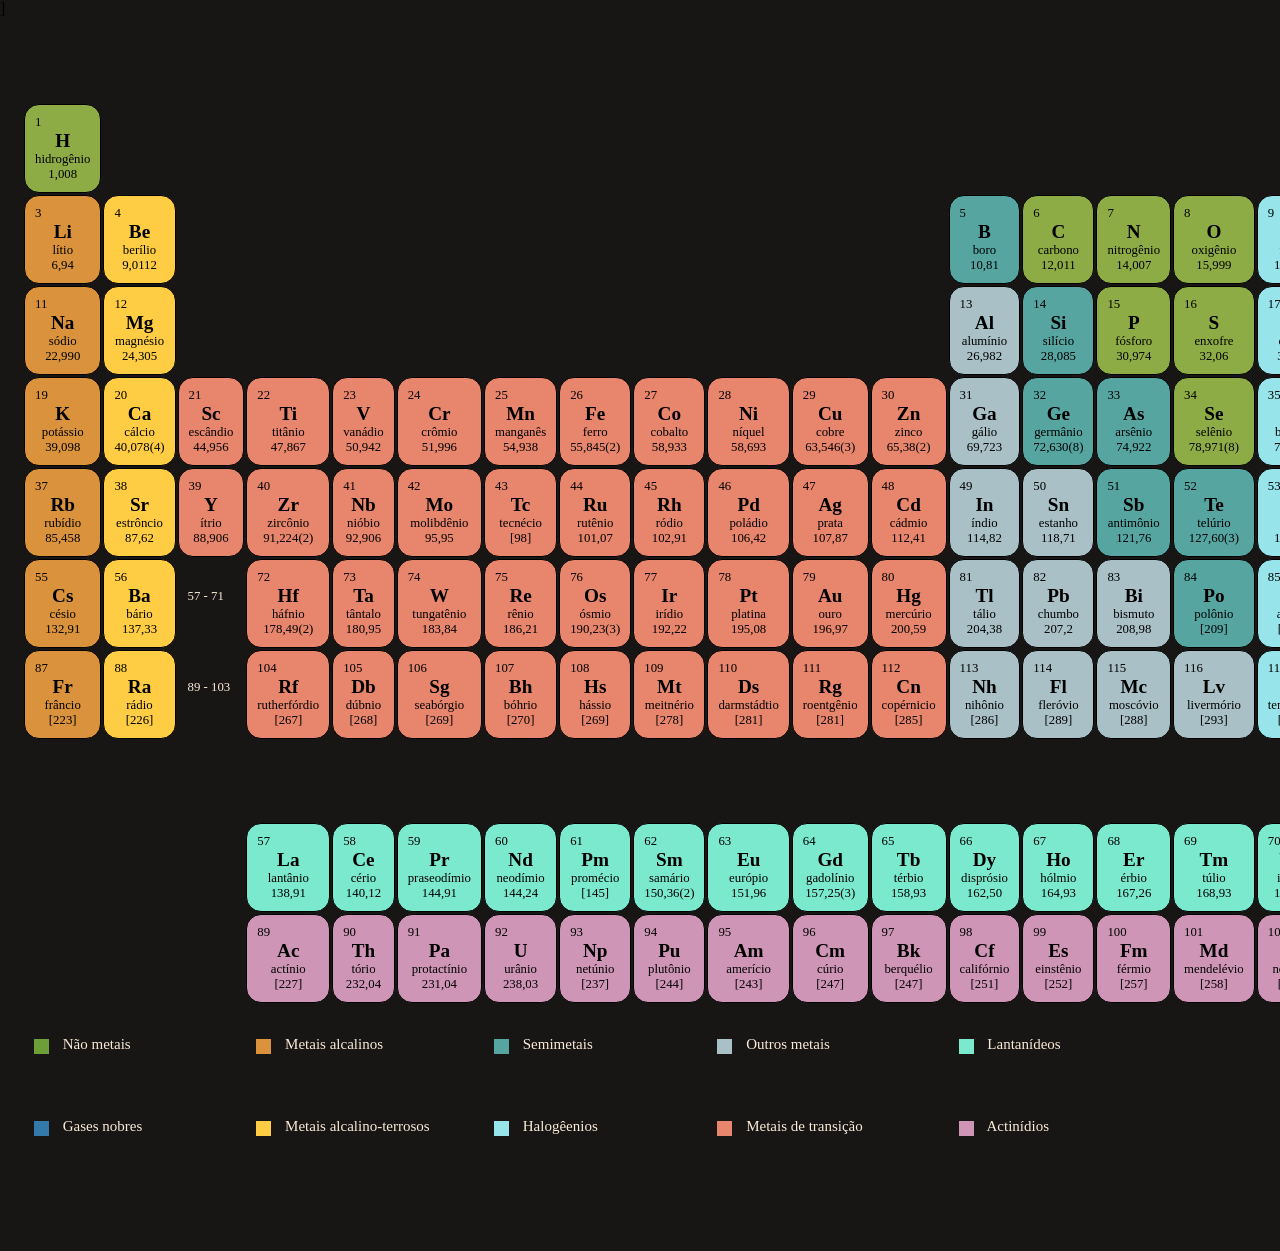
<file: index.html>
<!DOCTYPE html>
<html lang="en">
<head>
    <meta charset="UTF-8">
    <meta name="viewport" content="width=device-width, initial-scale=1.0">
    <title>Tabela PeriódicaS</title>
    <link rel="stylesheet" href="estilo.css">
</head>
<body>
    <table>
        <tr> </tr>
        <td class="borderless" colspan="20">
                <div></div>
                <h2></h2>
                <br>
            </td>
       
        <tr>
           <td class="borderless">
                <div></div>
                <h2></h2>
                <br>
            </td>
            
            <td class="border cor1">
                <div>1</div>
                <h2>H</h2>
                hidrogênio <br>1,008
            </td>
            <td class="borderless" colspan="16">
                <div></div>
                <h2></h2>
                <br>
            </td>
            
            <td class="border cor6">
                <div>2</div>
                <h2>He</h2>
                hélio <br>4,00026
            </td>
            <td class="borderless">
                <div></div>
                <h2></h2>
                <br>
            </td>
        </tr>


        <tr>
            <td class="borderless">
                <div></div>
                <h2></h2>
                <br>
            </td>
            <td class="border cor2">
               <div>3</div>
                <h2>Li</h2>
                lítio <br>6,94 
            </td>
            <td class="border cor3">
                <div>4</div>
                <h2>Be</h2>
                berílio <br>9,0112
            </td>
            <td class="borderless" colspan="10">
                <div></div>
                <h2></h2>
                <br>
            </td>
            <td class="border cor5">
                <div>5</div>
                <h2>B</h2>
                boro <br>10,81
            </td>
            <td class="border cor1">
                <div>6</div>
                <h2>C</h2>
                carbono <br>12,011
            </td>
            <td class="border cor1">
                <div>7</div>
                <h2>N</h2>
                nitrogênio <br>14,007
            </td>
            <td class="border cor1">
                <div>8</div>
                <h2>O</h2>
                oxigênio <br>15,999
            </td>
            <td class="border cor7">
                <div>9</div>
                <h2>F</h2>
                flúor <br>18,998
            </td>
            <td class="border cor6">
                <div>10</div>
                <h2>Ne</h2>
                neônio <br>20,180
            </td>
            <td class="borderless">
                <div></div>
                <h2></h2>
                <br>
            </td>
        </tr>


        <tr>
           <td class="borderless">
                <div></div>
                <h2></h2>
                <br>
            </td>
            <td class="border cor2">
                <div>11</div>
                <h2>Na</h2>
                sódio <br>22,990
            </td>
            <td class="border cor3">
                <div>12</div>
                <h2>Mg</h2>
                magnésio <br>24,305
            </td>
            <td class="borderless" colspan="10">
                <div></div>
                <h2></h2>
                <br>
            </td>
            </td>
            <td class="border cor8">
                <div>13</div>
                <h2>Al</h2>
                alumínio <br>26,982
            </td>
            <td class="border cor5">
                <div>14</div>
                <h2>Si</h2>
                silício <br>28,085
            </td>
            <td class="border cor1">
                <div>15</div>
                <h2>P</h2>
                fósforo <br>30,974
            </td>
            <td class="border cor1">
                <div>16</div>
                <h2>S</h2>
                enxofre <br>32,06
            </td>
            <td class="border cor7">
                <div>17</div>
                <h2>Cl</h2>
                cloro <br>35,45
            </td>
            <td class="border cor6">
                <div>18</div>
                <h2>Ar</h2>
                argônio <br>39,948
            </td>
            <td class="borderless">
                <div></div>
                <h2></h2>
                <br>
            </td>
        </tr>


        <tr>
            <td class="borderless">
                <div></div>
                <h2></h2>
                <br>
            </td>
            <td class="border cor2">
                <div>19</div>
                <h2>K</h2>
                potássio <br>39,098
            </td>
            <td class="border cor3">
                <div>20</div>
                <h2>Ca</h2>
                cálcio <br>40,078(4)
            </td>
            <td class="border cor4">
                <div>21</div>
                <h2>Sc</h2>
                escândio <br>44,956
            </td>
            <td class="border cor4">
                <div>22</div>
                <h2>Ti</h2>
                titânio <br>47,867
            </td>
            <td class="border cor4">
                <div>23</div>
                <h2>V</h2>
                vanádio <br>50,942
            </td>
            <td class="border cor4">
                <div>24</div>
                <h2>Cr</h2>
                crômio <br>51,996
            </td>
            <td class="border cor4">
                <div>25</div>
                <h2>Mn</h2>
                manganês <br>54,938
            </td>
            <td class="border cor4">
                <div>26</div>
                <h2>Fe</h2>
                ferro <br>55,845(2)
            </td>
            <td class="border cor4">
                <div>27</div>
                <h2>Co</h2>
                cobalto <br>58,933
            </td>
            <td class="border cor4">
                <div>28</div>
                <h2>Ni</h2>
                níquel <br>58,693
            </td>
            <td class="border cor4">
                <div>29</div>
                <h2>Cu</h2>
                cobre <br>63,546(3)
            </td>
            <td class="border cor4">
                <div>30</div>
                <h2>Zn</h2>
                zinco <br>65,38(2)
            </td>
            <td class="border cor8">
                <div>31</div>
                <h2>Ga</h2>
                gálio <br>69,723
            </td>
            <td class="border cor5">
                <div>32</div>
                <h2>Ge</h2>
                germânio <br>72,630(8)
            </td>
            <td class="border cor5">
                <div>33</div>
                <h2>As</h2>
                arsênio <br>74,922
            </td>
            
            <td class="border cor1">
                <div>34</div>
                <h2>Se</h2>
                selênio <br>78,971(8)
            </td>
            <td class="border cor7">
                <div>35</div>
                <h2>Br</h2>
                bromo <br>79,904
            </td>
            <td class="border cor6">
                <div>36</div>
                <h2>Kr</h2>
                criptônio <br>83,798(2)
            </td>
            <td class="borderless">
                <div></div>
                <h2></h2>
                <br>
            </td>
        </tr>


        <tr>
            <td class="borderless">
                <div></div>
                <h2></h2>
                <br>
            </td>
            <td class="border cor2">
                <div>37</div>
                <h2>Rb</h2>
                rubídio <br>85,458
            </td>
            <td class="border cor3">
                <div>38</div>
                <h2>Sr</h2>
                estrôncio <br>87,62
            </td>
            <td class="border cor4">
                <div>39</div>
                <h2>Y</h2>
                ítrio <br>88,906
            </td>
            <td class="border cor4">
                <div>40</div>
                <h2>Zr</h2>
                zircônio <br>91,224(2)
            </td>
            <td class="border cor4">
                <div>41</div>
                <h2>Nb</h2>
                nióbio <br>92,906
            </td>
            <td class="border cor4">
                <div>42</div>
                <h2>Mo</h2>
                molibdênio <br>95,95
            </td>
            <td class="border cor4">
                <div>43</div>
                <h2>Tc</h2>
                tecnécio <br>[98]
            </td>
            <td class="border cor4">
                <div>44</div>
                <h2>Ru</h2>
                rutênio <br>101,07
            </td>
            <td class="border cor4">
                <div>45</div>
                <h2>Rh</h2>
                ródio <br>102,91
            </td>
            <td class="border cor4">
                <div>46</div>
                <h2>Pd</h2>
                poládio <br>106,42
            </td>
            <td class="border cor4">
                <div>47</div>
                <h2>Ag</h2>
                prata <br>107,87
            </td>
            <td class="border cor4">
                <div>48</div>
                <h2>Cd</h2>
                cádmio <br>112,41
            </td>
            <td class="border cor8">
                <div>49</div>
                <h2>In</h2>
                índio <br>114,82
            </td>
            <td class="border cor8">
                <div>50</div>
                <h2>Sn</h2>
                estanho <br>118,71
            </td>
            <td class="border cor5">
                <div>51</div>
                <h2>Sb</h2>
                antimônio <br>121,76
            </td>
            <td class="border cor5">
                <div>52</div>
                <h2>Te</h2>
                telúrio <br>127,60(3)
            </td>
            <td class="border cor7">
                <div>53</div>
                <h2>I</h2>
                iodo <br>126,90
            </td>
            <td class="border cor6">
                <div>54</div>
                <h2>Xe</h2>
                xenônio <br>131,29
            </td>
           <td class="borderless">
                <div></div>
                <h2></h2>
                <br>
            </td>
        </tr>


        <tr>
            <td class="borderless">
                <div></div>
                <h2></h2>
                <br>
            </td>
            <td class="border cor2">
                <div>55</div>
                <h2>Cs</h2>
                césio <br>132,91
            </td>
            <td class="border cor3">
                <div>56</div>
                <h2>Ba</h2>
                bário <br>137,33
            </td>
            <td class="borderless">
                <div class="disgrepele">57 - 71</div>
                <h2></h2>
                <br>
            </td>
            <td class="border cor4">
                <div>72</div>
                <h2>Hf</h2>
                háfnio <br>178,49(2)
            </td>
            <td class="border cor4">
                <div>73</div>
                <h2>Ta</h2>
                tântalo <br>180,95
            </td>
            <td class="border cor4">
                <div>74</div>
                <h2>W</h2>
                tungatênio <br>183,84
            </td>
            <td class="border cor4">
                <div>75</div>
                <h2>Re</h2>
                rênio <br>186,21
            </td>
            <td class="border cor4">
                <div>76</div>
                <h2>Os</h2>
                ósmio <br>190,23(3)
            </td>
            <td class="border cor4">
                <div>77</div>
                <h2>Ir</h2>
                irídio <br>192,22
            </td>
            <td class="border cor4">
                <div>78</div>
                <h2>Pt</h2>
                platina <br>195,08
            </td>
            <td class="border cor4">
                <div>79</div>
                <h2>Au</h2>
                ouro <br>196,97
            </td>
            <td class="border cor4">
                <div>80</div>
                <h2>Hg</h2>
                mercúrio <br>200,59
            </td>
            <td class="border cor8">
                <div>81</div>
                <h2>Tl</h2>
                tálio <br>204,38
            </td>
            <td class="border cor8">
                <div>82</div>
                <h2>Pb</h2>
                chumbo <br>207,2
            </td>
            <td class="border cor8">
                <div>83</div>
                <h2>Bi</h2>
                bismuto <br>208,98
            </td>
            <td class="border cor5">
                <div>84</div>
                <h2>Po</h2>
                polônio <br>[209]
            </td>
            <td class="border cor7">
                <div>85</div>
                <h2>At</h2>
                astato <br>[210]
            </td>
            <td class="border cor6">
                <div>86</div>
                <h2>Rn</h2>
                radônio <br>[222]
            </td>
            <td class="borderless">
                <div></div>
                <h2></h2>
                <br>
            </td>
        </tr>


        <tr>
            <td class="borderless">
                <div></div>
                <h2></h2>
                <br>
            </td>
            <td class="border cor2">
                <div>87</div>
                <h2>Fr</h2>
                frâncio <br>[223]
            </td>
            <td class="border cor3">
                <div>88</div>
                <h2>Ra</h2>
                rádio <br>[226]
            </td>
            <td class="borderless">
                <div class="disgrepele">89 - 103</div>
                <h2></h2>
                <br>
            </td>
            <td class="border cor4">
                <div>104</div>
                <h2>Rf</h2>
                rutherfórdio <br>[267]
            </td>
            <td class="border cor4">
                <div>105</div>
                <h2>Db</h2>
                dúbnio <br>[268]
            </td>
            <td class="border cor4">
                <div>106</div>
                <h2>Sg</h2>
                seabórgio <br>[269]
            </td>
            <td class="border cor4">
                <div>107</div>
                <h2>Bh</h2>
                bóhrio <br>[270]
            </td>
            <td class="border cor4">
                <div>108</div>
                <h2>Hs</h2>
                hássio <br>[269]
            </td>
            <td class="border cor4">
                <div>109</div>
                <h2>Mt</h2>
                meitnério <br>[278]
            </td>
            <td class="border cor4">
                <div>110</div>
                <h2>Ds</h2>
                darmstádtio <br>[281]
            </td>
            <td class="border cor4">
                <div>111</div>
                <h2>Rg</h2>
                roentgênio <br>[281]
            </td>
            <td class="border cor4">
                <div>112</div>
                <h2>Cn</h2>
                copérnicio <br>[285]
            </td>
            <td class="border cor8">
                <div>113</div>
                <h2>Nh</h2>
                nihônio <br>[286]
            </td>
            <td class="border cor8">
                <div>114</div>
                <h2>Fl</h2>
                fleróvio <br>[289]
            </td>
            <td class="border cor8">
                <div>115</div>
                <h2>Mc</h2>
                moscóvio <br>[288]
            </td>
            <td class="border cor8">
                <div>116</div>
                <h2>Lv</h2>
                livermório <br>[293]
            </td>
            <td class="border cor7">
                <div>117</div>
                <h2>Ts</h2>
                tenessino <br>[294]
            </td>
            <td class="border cor6">
                <div>118</div>
                <h2>Og</h2>
                oganessônio <br>[294]
            </td>
            <td class="borderless">
                <div></div>
                <h2></h2>
                <br>
            </td>
        </tr>


        <tr>
            <td class="borderless" colspan="20">
                <div></div>
                <h2></h2>
                <br>
            </td>           
        </tr>


        <tr>
            <td class="borderless">
                <div></div>
                <h2></h2>
                <br>
            </td>
            <td class="borderless">
                <div></div>
                <h2></h2>
                <br>
            </td>
            <td class="borderless">
                <div></div>
                <h2></h2>
                <br>
            </td>
            <td class="borderless">
                <div></div>
                <h2></h2>
                <br>
            </td>
            <td class="border cor9">
                <div>57</div>
                <h2>La</h2>
                lantânio <br>138,91
            </td>
            <td class="border cor9">
                <div>58</div>
                <h2>Ce</h2>
                cério <br>140,12
            </td>
            <td class="border cor9">
                <div>59</div>
                <h2>Pr</h2>
                praseodímio <br>144,91
            </td>
            <td class="border cor9">
                <div>60</div>
                <h2>Nd</h2>
                neodímio <br>144,24
            </td>
            <td class="border cor9">
                <div>61</div>
                <h2>Pm</h2>
                promécio <br>[145]
            </td>
            <td class="border cor9">
                <div>62</div>
                <h2>Sm</h2>
                samário <br>150,36(2)
            </td>
            <td class="border cor9">
                <div>63</div>
                <h2>Eu</h2>
                európio <br>151,96
            </td>
            <td class="border cor9">
                <div>64</div>
                <h2>Gd</h2>
                gadolínio <br>157,25(3)
            </td>
            <td class="border cor9">
                <div>65</div>
                <h2>Tb</h2>
                térbio <br>158,93
            </td>
            <td class="border cor9">
                <div>66</div>
                <h2>Dy</h2>
                disprósio <br>162,50
            </td>
            <td class="border cor9">
                <div>67</div>
                <h2>Ho</h2>
                hólmio <br>164,93
            </td>
            <td class="border cor9">
                <div>68</div>
                <h2>Er</h2>
                érbio <br>167,26
            </td>
            <td class="border cor9">
                <div>69</div>
                <h2>Tm</h2>
                túlio <br>168,93
            </td>
            <td class="border cor9">
                <div>70</div>
                <h2>Yb</h2>
                itébio <br>173,05
            </td>
            <td class="border cor9">
                <div>71</div>
                <h2>Lu</h2>
                lutécio <br>174,97
            </td>
            ]<td class="borderless">
                <div></div>
                <h2></h2>
                <br>
            </td>
        </tr>


        <tr>
            <td class="borderless">
                <div></div>
                <h2></h2>
                <br>
            </td>
            <td class="borderless">
                <div></div>
                <h2></h2>
                <br>
            </td>
            <td class="borderless">
                <div></div>
                <h2></h2>
                <br>
            </td>
            <td class="borderless">
                <div></div>
                <h2></h2>
                <br>
            </td>
            <td class="border cor10">
                <div>89</div>
                <h2>Ac</h2>
                actínio <br>[227]
            </td>
            <td class="border cor10">
                <div>90</div>
                <h2>Th</h2>
                tório <br>232,04
            </td>
            <td class="border cor10">
                <div>91</div>
                <h2>Pa</h2>
                protactínio <br>231,04
            </td>
            <td class="border cor10">
                <div>92</div>
                <h2>U</h2>
                urânio <br>238,03
            </td>
            <td class="border cor10">
                <div>93</div>
                <h2>Np</h2>
                netúnio <br>[237]
            </td>
            <td class="border cor10">
                <div>94</div>
                <h2>Pu</h2>
                plutônio <br>[244]
            </td>
            <td class="border cor10">
                <div>95</div>
                <h2>Am</h2>
                amerício <br>[243]
            </td>
            <td class="border cor10">
                <div>96</div>
                <h2>Cm</h2>
                cúrio <br>[247]
            </td>
            <td class="border cor10">
                <div>97</div>
                <h2>Bk</h2>
                berquélio <br>[247]
            </td>
            <td class="border cor10">
                <div>98</div>
                <h2>Cf</h2>
                califórnio <br>[251]
            </td>
            <td class="border cor10">
                <div>99</div>
                <h2>Es</h2>
                einstênio <br>[252]
            </td>
            <td class="border cor10">
                <div>100</div>
                <h2>Fm</h2>
                férmio <br>[257]
            </td>
            <td class="border cor10">
                <div>101</div>
                <h2>Md</h2>
                mendelévio <br>[258]
            </td>
            <td class="border cor10">
                <div>102</div>
                <h2>No</h2>
                nobélio <br>[259]
            </td>
            <td class="border cor10">
                <div>103</div>
                <h2>Lr</h2>
                laurêncio <br>[262]
            </td>
            <td class="borderless">
                <div></div>
                <h2></h2>
                <br>
            </td>
        </tr>


        <tr>
            <td class="borderless">
                <div></div>
                <h2></h2>
                <br>
            </td>
            <td class="borderless alinhamento" colspan="2">
                <div class="quadrado"></div>
                    Não metais
            </td>
            
            <td class="borderless">
                <div></div>
                <h2></h2>
                <br>
            </td>
            <td class="borderless alinhamento" colspan="3">
                <div class="quadrado2"></div>
                    Metais alcalinos
            </td>

            <td class="borderless alinhamento" colspan="3">
                <div class="quadrado5"></div>
                 Semimetais
            </td>
            
            <td class="borderless alinhamento" colspan="3">
                <div class="quadrado8"></div>
                Outros metais
            </td>
            <td class="borderless alinhamento" colspan="3">
                <div class="quadrado9"></div>
                Lantanídeos
            </td>
        </tr>


        <tr>
            <td class="borderless">
                <div></div>
                <h2></h2>
                <br>
            </td>
            <td class="borderless alinhamento" colspan="2" >
                <div class="quadrado6"></div>
                Gases nobres
            </td>
            <td class="borderless">
                <div></div>
                <h2></h2>
                <br>
            </td>
            <td class="borderless alinhamento" colspan="3">
                <div class="quadrado3"></div>
                Metais alcalino-terrosos
            </td>
            <td class="borderless alinhamento" colspan="3">
                <div class="quadrado7"></div>
                Halogêenios
            </td>
            <td class="borderless alinhamento" colspan="3">
                <div class="quadrado4"></div>
                    Metais de transição
            </td>
           <td class="borderless alinhamento" colspan="3">
                <div class="quadrado10"></div>
                Actinídios
            </td>
        </tr>
        <tr>
            <td class="borderless" colspan="20">
            <div></div>
            </td>
        </tr>
    </table>
</body>
</html>
</file>
<file: estilo.css>
* {box-sizing: border-box;
    margin: 0;
    transition: 0.2s;
}
body{
    background-color: rgb(24, 21, 21);
    
}

table{width: 100%;
    height: 100vh;
    font-size: 0.8em;
}

td{ 
    width: 5%;
    height: 8vh;
    border-radius: 15px;
    padding: 10px;
}

.borderless{border: none;}

td{
    border: solid 1px;
    width: 80px;
    height: 80px;
    align-items: center;
    text-align: center;
}
div{
    
    text-align: left;
}
.quadrado{
    width: 15px;
    height: 15px;
    background-color: rgba(110, 163, 58, 0.977);
    display: inline-block;
    margin-right: 10px;
    vertical-align: middle;
}
.quadrado2{
     width: 15px;
    height: 15px;
    background-color: rgb(218, 147, 60);
    display: inline-block;
    margin-right: 10px;
    vertical-align: middle;
}
.quadrado3{
    width: 15px;
   height: 15px;
   background-color: rgb(255, 205, 67);
   display: inline-block;
   margin-right: 10px;
   vertical-align: middle;
}
.quadrado4{
    width: 15px;
   height: 15px;
   background-color: rgb(231, 133, 109);
   display: inline-block;
   margin-right: 10px;
   vertical-align: middle;
}
.quadrado5{
    width: 15px;
   height: 15px;
   background-color: rgb(86, 165, 161);
   display: inline-block;
   margin-right: 10px;
   vertical-align: middle;
}
.quadrado6{
    width: 15px;
   height: 15px;
   background-color: rgb(51, 122, 170);
   display: inline-block;
   margin-right: 10px;
   vertical-align: middle;
}
.quadrado7{
    width: 15px;
   height: 15px;
   background-color: rgb(151, 229, 235);
   display: inline-block;
   margin-right: 10px;
   vertical-align: middle;
}
.quadrado8{
    width: 15px;
   height: 15px;
   background-color: rgb(169, 192, 199);
   display: inline-block;
   margin-right: 10px;
   vertical-align: middle;
}
.quadrado9{
    width: 15px;
   height: 15px;
   background-color: rgb(123, 233, 205);
   display: inline-block;
   margin-right: 10px;
   vertical-align: middle;
}
.quadrado10{
    width: 15px;
   height: 15px;
   background-color: rgb(206, 149, 182);
   display: inline-block;
   margin-right: 10px;
   vertical-align: middle;
}
.cor1{
    background-color: rgba(145, 177, 72, 0.977);
}
.cor2{
    background-color: rgb(218, 147, 60);
}
.cor3{
    background-color: rgb(255, 205, 67);
}
.cor4{
    background-color: rgb(231, 133, 109);
}
.cor5{
    background-color: rgb(86, 165, 161);
}
.cor6{
    background-color: rgb(51, 122, 170);
}
.cor7{
    background-color: rgb(151, 229, 235);
}
.cor8{
    background-color: rgb(169, 192, 199);
}
.cor9{
    background-color: rgb(123, 233, 205);
}
.cor10{
    background-color: rgb(206, 149, 182);
}
.alinhamento{
    align-items: left;
    text-align: left;
    color: antiquewhite;
    font-size: 15px;
}
.disgrepele{
    color: antiquewhite;
}

.border:hover{ transform: scale(1.2);}
</file>
